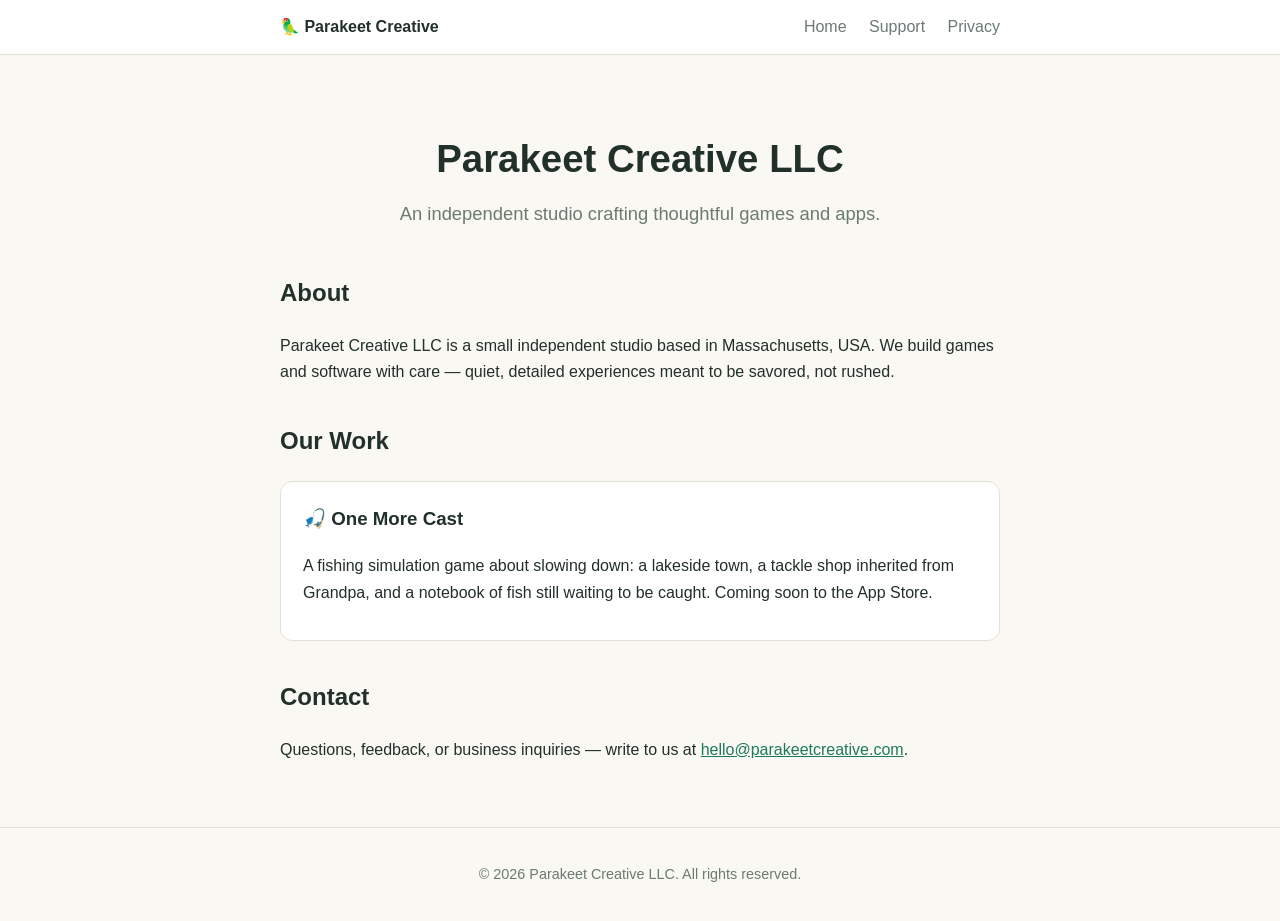
<file: index.html>
<!DOCTYPE html>
<html lang="en">
<head>
<meta charset="utf-8">
<meta name="viewport" content="width=device-width, initial-scale=1">
<title>Parakeet Creative LLC</title>
<meta name="description" content="Parakeet Creative LLC is an independent studio crafting thoughtful games and apps.">
<link rel="stylesheet" href="style.css">
</head>
<body>
<header>
  <nav>
    <span class="brand">🦜 Parakeet Creative</span>
    <span class="navlinks">
      <a href="index.html">Home</a>
      <a href="support.html">Support</a>
      <a href="privacy.html">Privacy</a>
    </span>
  </nav>
</header>
<main>
  <section class="hero">
    <h1>Parakeet Creative LLC</h1>
    <p class="tagline">An independent studio crafting thoughtful games and apps.</p>
  </section>

  <section>
    <h2>About</h2>
    <p>Parakeet Creative LLC is a small independent studio based in Massachusetts, USA.
       We build games and software with care — quiet, detailed experiences meant to be
       savored, not rushed.</p>
  </section>

  <section>
    <h2>Our Work</h2>
    <div class="card">
      <h3>🎣 One More Cast</h3>
      <p>A fishing simulation game about slowing down: a lakeside town, a tackle shop
         inherited from Grandpa, and a notebook of fish still waiting to be caught.
         Coming soon to the App Store.</p>
    </div>
  </section>

  <section>
    <h2>Contact</h2>
    <p>Questions, feedback, or business inquiries — write to us at
       <a href="mailto:hello@parakeetcreative.com">hello@parakeetcreative.com</a>.</p>
  </section>
</main>
<footer>
  <p>© 2026 Parakeet Creative LLC. All rights reserved.</p>
</footer>
</body>
</html>
</file>
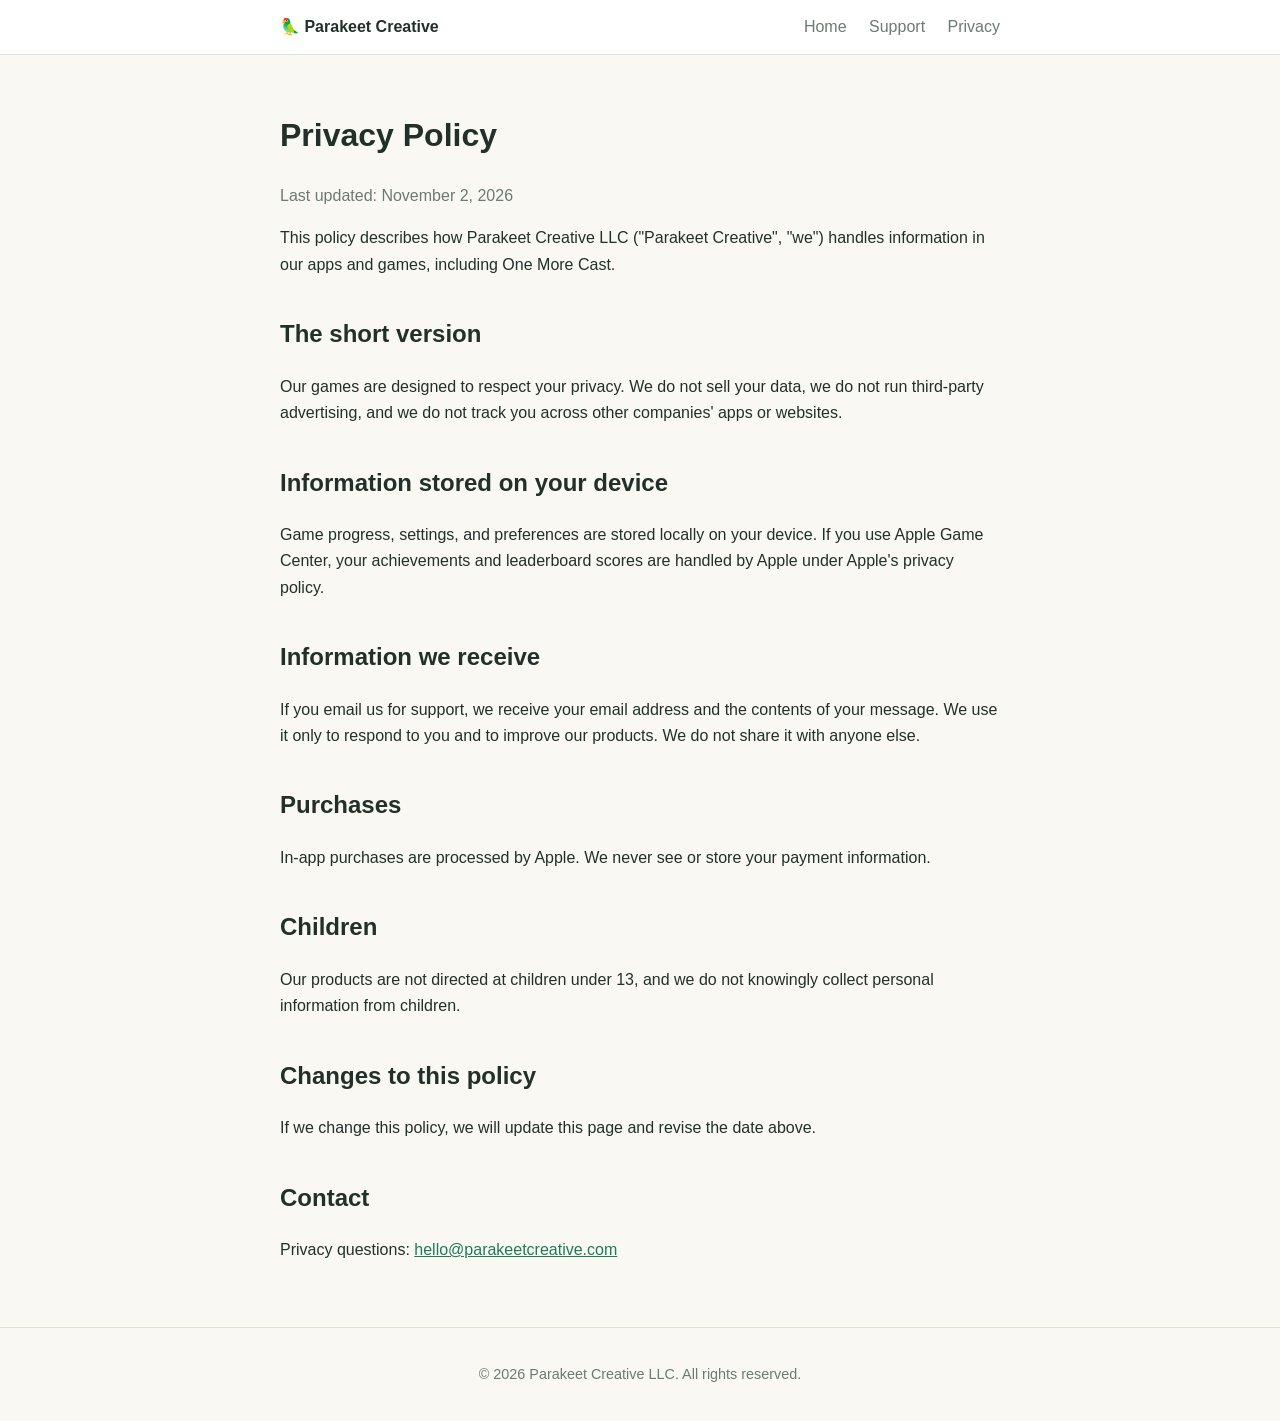
<file: privacy.html>
<!DOCTYPE html>
<html lang="en">
<head>
<meta charset="utf-8">
<meta name="viewport" content="width=device-width, initial-scale=1">
<title>Privacy Policy — Parakeet Creative LLC</title>
<link rel="stylesheet" href="style.css">
</head>
<body>
<header>
  <nav>
    <span class="brand">🦜 Parakeet Creative</span>
    <span class="navlinks">
      <a href="index.html">Home</a>
      <a href="support.html">Support</a>
      <a href="privacy.html">Privacy</a>
    </span>
  </nav>
</header>
<main>
  <h1>Privacy Policy</h1>
  <p class="muted">Last updated: November 2, 2026</p>

  <p>This policy describes how Parakeet Creative LLC ("Parakeet Creative", "we")
     handles information in our apps and games, including One More Cast.</p>

  <h2>The short version</h2>
  <p>Our games are designed to respect your privacy. We do not sell your data,
     we do not run third-party advertising, and we do not track you across other
     companies' apps or websites.</p>

  <h2>Information stored on your device</h2>
  <p>Game progress, settings, and preferences are stored locally on your device.
     If you use Apple Game Center, your achievements and leaderboard scores are
     handled by Apple under Apple's privacy policy.</p>

  <h2>Information we receive</h2>
  <p>If you email us for support, we receive your email address and the contents of
     your message. We use it only to respond to you and to improve our products.
     We do not share it with anyone else.</p>

  <h2>Purchases</h2>
  <p>In-app purchases are processed by Apple. We never see or store your payment
     information.</p>

  <h2>Children</h2>
  <p>Our products are not directed at children under 13, and we do not knowingly
     collect personal information from children.</p>

  <h2>Changes to this policy</h2>
  <p>If we change this policy, we will update this page and revise the date above.</p>

  <h2>Contact</h2>
  <p>Privacy questions: <a href="mailto:hello@parakeetcreative.com">hello@parakeetcreative.com</a></p>
</main>
<footer>
  <p>© 2026 Parakeet Creative LLC. All rights reserved.</p>
</footer>
</body>
</html>
</file>
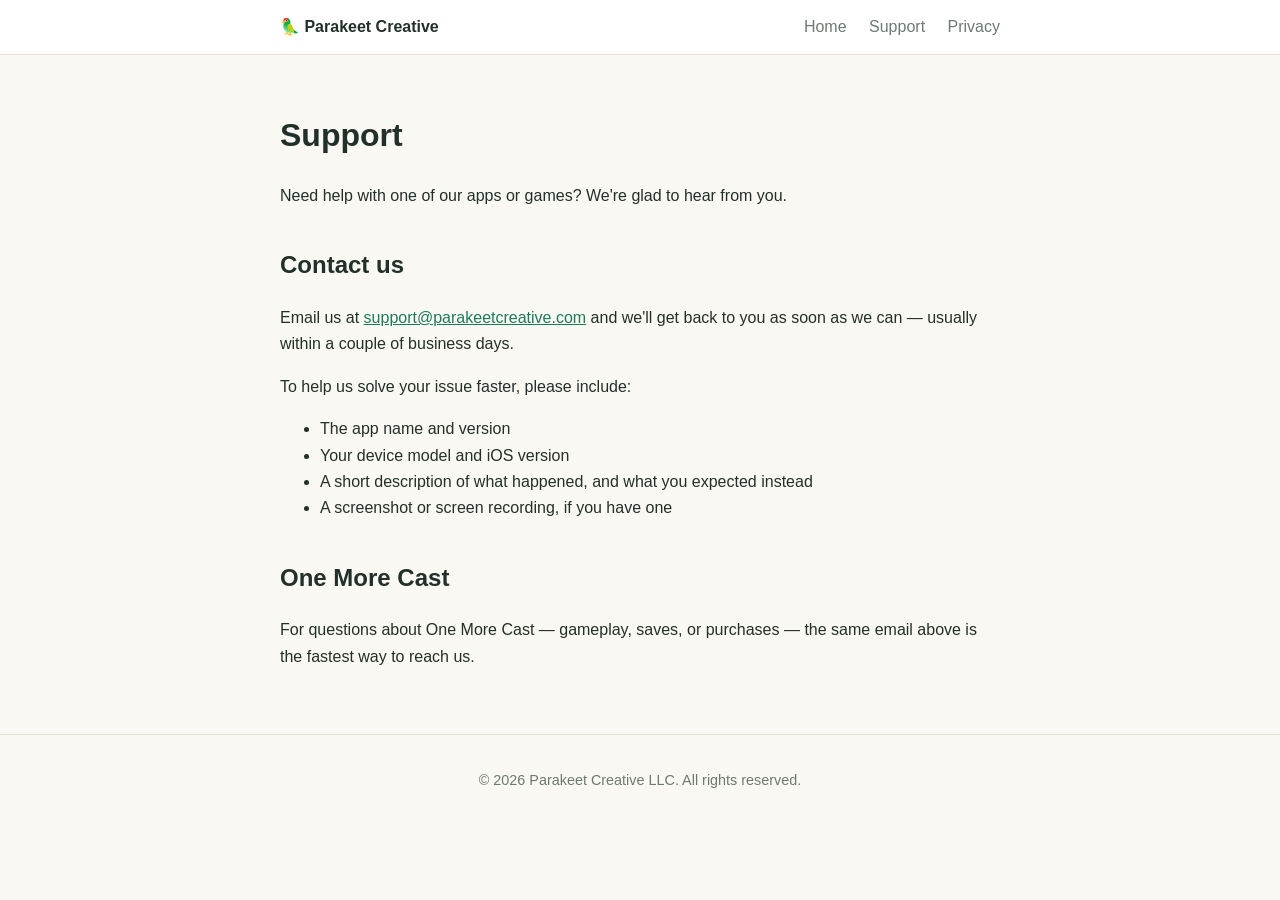
<file: support.html>
<!DOCTYPE html>
<html lang="en">
<head>
<meta charset="utf-8">
<meta name="viewport" content="width=device-width, initial-scale=1">
<title>Support — Parakeet Creative LLC</title>
<link rel="stylesheet" href="style.css">
</head>
<body>
<header>
  <nav>
    <span class="brand">🦜 Parakeet Creative</span>
    <span class="navlinks">
      <a href="index.html">Home</a>
      <a href="support.html">Support</a>
      <a href="privacy.html">Privacy</a>
    </span>
  </nav>
</header>
<main>
  <h1>Support</h1>
  <p>Need help with one of our apps or games? We're glad to hear from you.</p>

  <h2>Contact us</h2>
  <p>Email us at <a href="mailto:support@parakeetcreative.com">support@parakeetcreative.com</a>
     and we'll get back to you as soon as we can — usually within a couple of business days.</p>
  <p>To help us solve your issue faster, please include:</p>
  <ul>
    <li>The app name and version</li>
    <li>Your device model and iOS version</li>
    <li>A short description of what happened, and what you expected instead</li>
    <li>A screenshot or screen recording, if you have one</li>
  </ul>

  <h2>One More Cast</h2>
  <p>For questions about One More Cast — gameplay, saves, or purchases — the same email
     above is the fastest way to reach us.</p>
</main>
<footer>
  <p>© 2026 Parakeet Creative LLC. All rights reserved.</p>
</footer>
</body>
</html>
</file>
<file: style.css>
:root {
  --ink: #22302a;
  --muted: #6b7a72;
  --accent: #1f7a5c;
  --bg: #faf8f3;
  --card: #ffffff;
  --line: #e5e0d4;
}
* { box-sizing: border-box; }
body {
  margin: 0;
  font-family: -apple-system, "Segoe UI", Roboto, "Helvetica Neue", Arial, sans-serif;
  color: var(--ink);
  background: var(--bg);
  line-height: 1.65;
}
header {
  border-bottom: 1px solid var(--line);
  background: var(--card);
}
nav {
  max-width: 760px;
  margin: 0 auto;
  padding: 14px 20px;
  display: flex;
  justify-content: space-between;
  align-items: center;
}
.brand { font-weight: 700; }
.navlinks a {
  margin-left: 18px;
  color: var(--muted);
  text-decoration: none;
}
.navlinks a:hover { color: var(--accent); }
main {
  max-width: 760px;
  margin: 0 auto;
  padding: 32px 20px 48px;
}
.hero { text-align: center; padding: 40px 0 8px; }
.hero h1 { font-size: 2.4rem; margin: 0 0 8px; }
.tagline { color: var(--muted); font-size: 1.15rem; margin: 0; }
h2 { margin-top: 36px; }
a { color: var(--accent); }
.card {
  background: var(--card);
  border: 1px solid var(--line);
  border-radius: 12px;
  padding: 18px 22px;
}
.card h3 { margin-top: 4px; }
.muted { color: var(--muted); }
footer {
  border-top: 1px solid var(--line);
  text-align: center;
  color: var(--muted);
  font-size: 0.9rem;
  padding: 20px;
}
</file>
